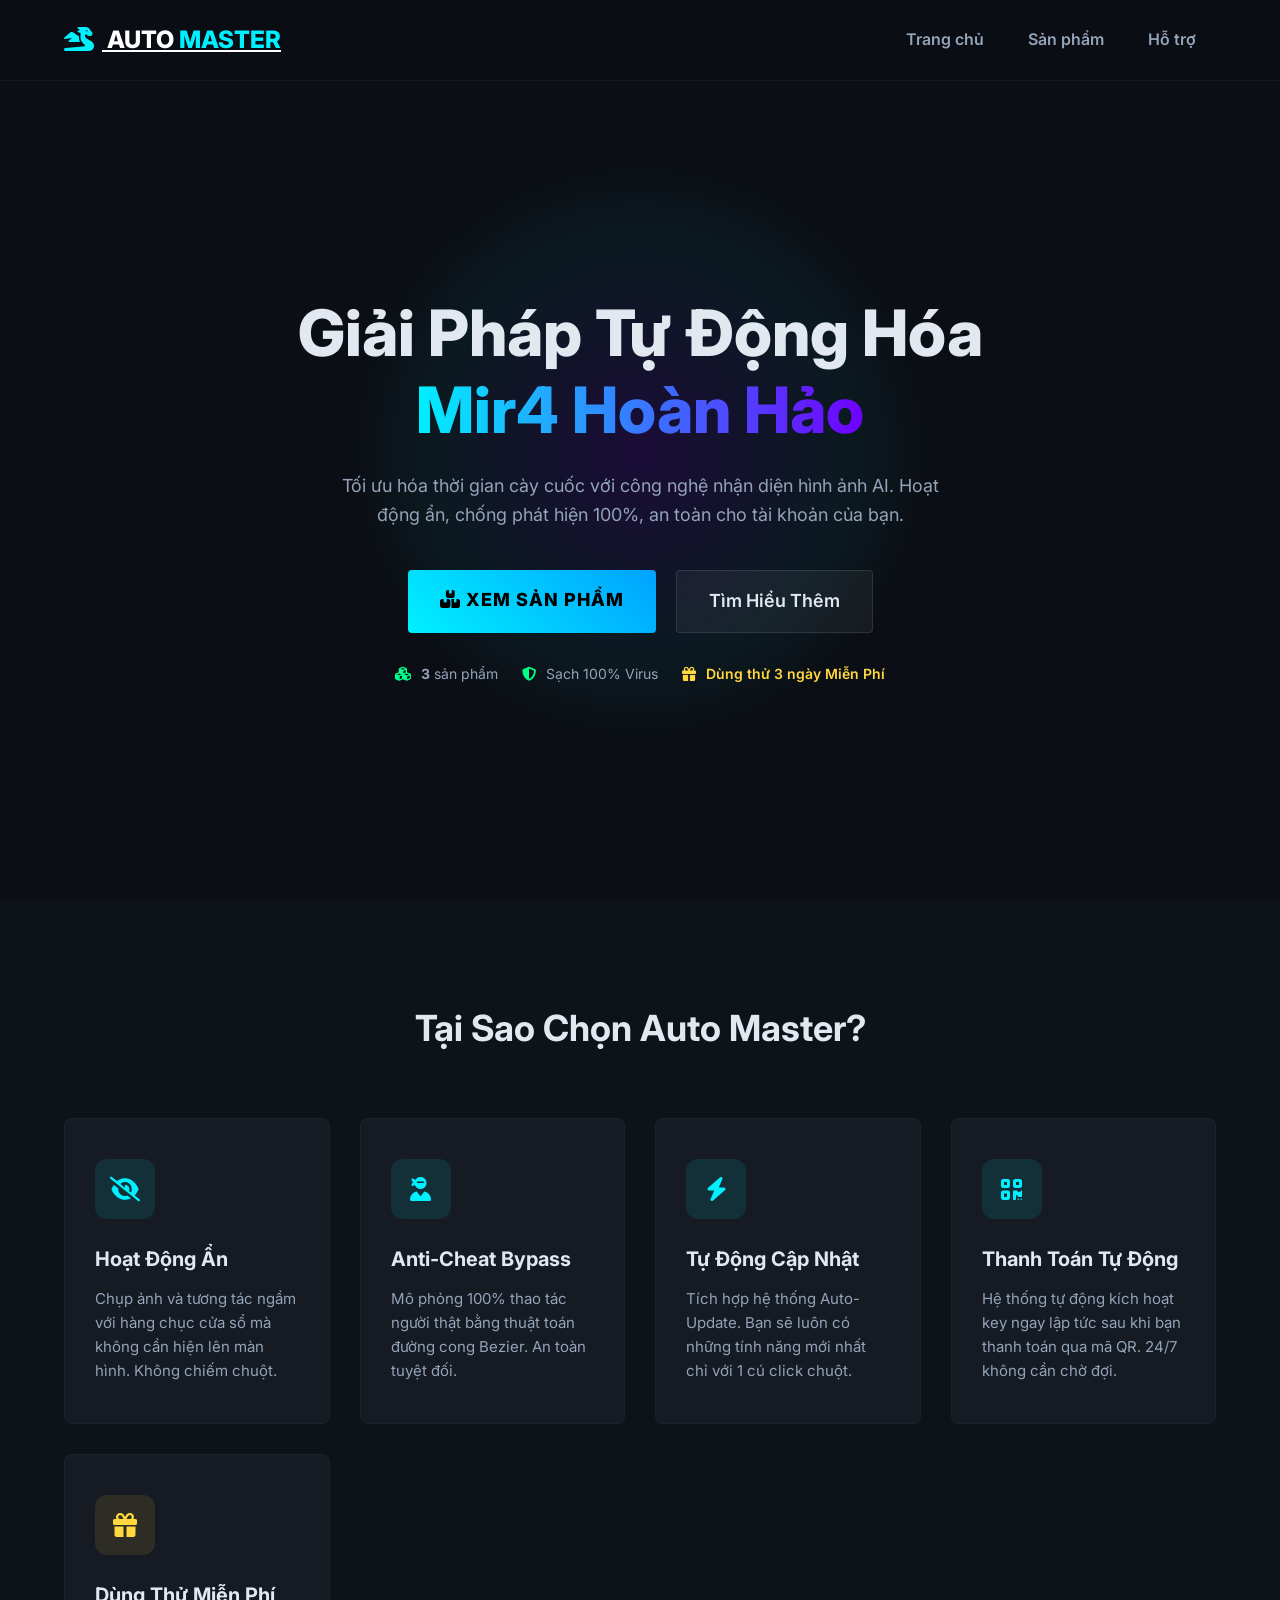
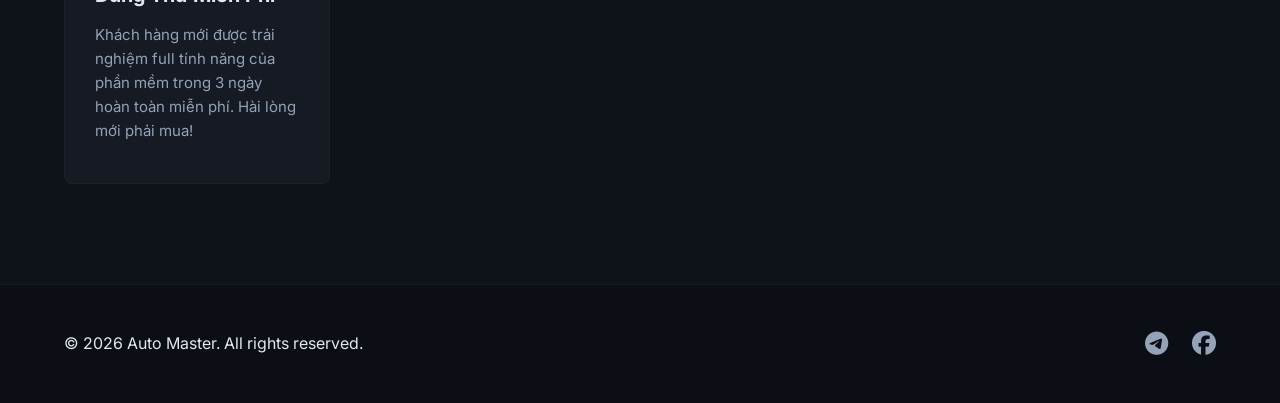
<file: index.html>
<!DOCTYPE html>
<html lang="vi">
<head>
    <meta charset="UTF-8">
    <meta name="viewport" content="width=device-width, initial-scale=1.0">
    <title>Auto Master | Tự Động Hóa Mir4 Đỉnh Cao</title>
    <link href="https://fonts.googleapis.com/css2?family=Inter:wght@400;600;800&display=swap" rel="stylesheet">
    <link rel="stylesheet" href="https://cdnjs.cloudflare.com/ajax/libs/font-awesome/6.4.0/css/all.min.css">
    <link rel="stylesheet" href="style.css">
</head>
<body>

    <!-- Header -->
    <header>
        <div class="container header-container">
            <a href="index.html" class="logo">
                <i class="fa-solid fa-dragon"></i> AUTO <span>MASTER</span>
            </a>
            <nav>
                <a href="index.html" class="active">Trang chủ</a>
                <a href="products.html">Sản phẩm</a>
                <a href="#contact">Hỗ trợ</a>
            </nav>
        </div>
    </header>

    <!-- Hero Section -->
    <section class="hero">
        <div class="container hero-content">
            <h1>Giải Pháp Tự Động Hóa <br><span class="gradient-text">Mir4 Hoàn Hảo</span></h1>
            <p>Tối ưu hóa thời gian cày cuốc với công nghệ nhận diện hình ảnh AI. Hoạt động ẩn, chống phát hiện 100%, an toàn cho tài khoản của bạn.</p>
            <div class="hero-buttons">
                <a href="products.html" class="btn-primary">
                    <i class="fa-solid fa-boxes-stacked"></i> XEM SẢN PHẨM
                </a>
                <a href="#features" class="btn-secondary">Tìm Hiểu Thêm</a>
            </div>
            <div class="version-info">
                <span><i class="fa-solid fa-cubes"></i> <strong id="product-count">...</strong> sản phẩm</span>
                <span><i class="fa-solid fa-shield-halved"></i> Sạch 100% Virus</span>
                <span class="highlight-badge"><i class="fa-solid fa-gift"></i> Dùng thử 3 ngày Miễn Phí</span>
            </div>
        </div>
        <div class="hero-glow"></div>
    </section>

    <!-- Features -->
    <section id="features" class="features">
        <div class="container">
            <h2 class="section-title">Tại Sao Chọn Auto Master?</h2>
            <div class="feature-grid">
                <div class="feature-card">
                    <div class="icon-wrapper"><i class="fa-solid fa-eye-slash"></i></div>
                    <h3>Hoạt Động Ẩn</h3>
                    <p>Chụp ảnh và tương tác ngầm với hàng chục cửa sổ mà không cần hiện lên màn hình. Không chiếm chuột.</p>
                </div>
                <div class="feature-card">
                    <div class="icon-wrapper"><i class="fa-solid fa-user-ninja"></i></div>
                    <h3>Anti-Cheat Bypass</h3>
                    <p>Mô phỏng 100% thao tác người thật bằng thuật toán đường cong Bezier. An toàn tuyệt đối.</p>
                </div>
                <div class="feature-card">
                    <div class="icon-wrapper"><i class="fa-solid fa-bolt"></i></div>
                    <h3>Tự Động Cập Nhật</h3>
                    <p>Tích hợp hệ thống Auto-Update. Bạn sẽ luôn có những tính năng mới nhất chỉ với 1 cú click chuột.</p>
                </div>
                <div class="feature-card">
                    <div class="icon-wrapper"><i class="fa-solid fa-qrcode"></i></div>
                    <h3>Thanh Toán Tự Động</h3>
                    <p>Hệ thống tự động kích hoạt key ngay lập tức sau khi bạn thanh toán qua mã QR. 24/7 không cần chờ đợi.</p>
                </div>
                <div class="feature-card">
                    <div class="icon-wrapper" style="color: #ffd93d; background: rgba(255, 217, 61, 0.1);"><i class="fa-solid fa-gift"></i></div>
                    <h3>Dùng Thử Miễn Phí</h3>
                    <p>Khách hàng mới được trải nghiệm full tính năng của phần mềm trong 3 ngày hoàn toàn miễn phí. Hài lòng mới phải mua!</p>
                </div>
            </div>
        </div>
    </section>

    <!-- Footer -->
    <footer id="contact">
        <div class="container">
            <p>&copy; 2026 Auto Master. All rights reserved.</p>
            <div class="socials">
                <a href="#"><i class="fa-brands fa-telegram"></i></a>
                <a href="#"><i class="fa-brands fa-facebook"></i></a>
            </div>
        </div>
    </footer>

    <script>
        fetch('version.json')
            .then(res => res.json())
            .then(data => {
                const count = Object.keys(data.products).length;
                document.getElementById('product-count').textContent = count;
            })
            .catch(() => {
                document.getElementById('product-count').textContent = '2';
            });
    </script>

</body>
</html>
</file>
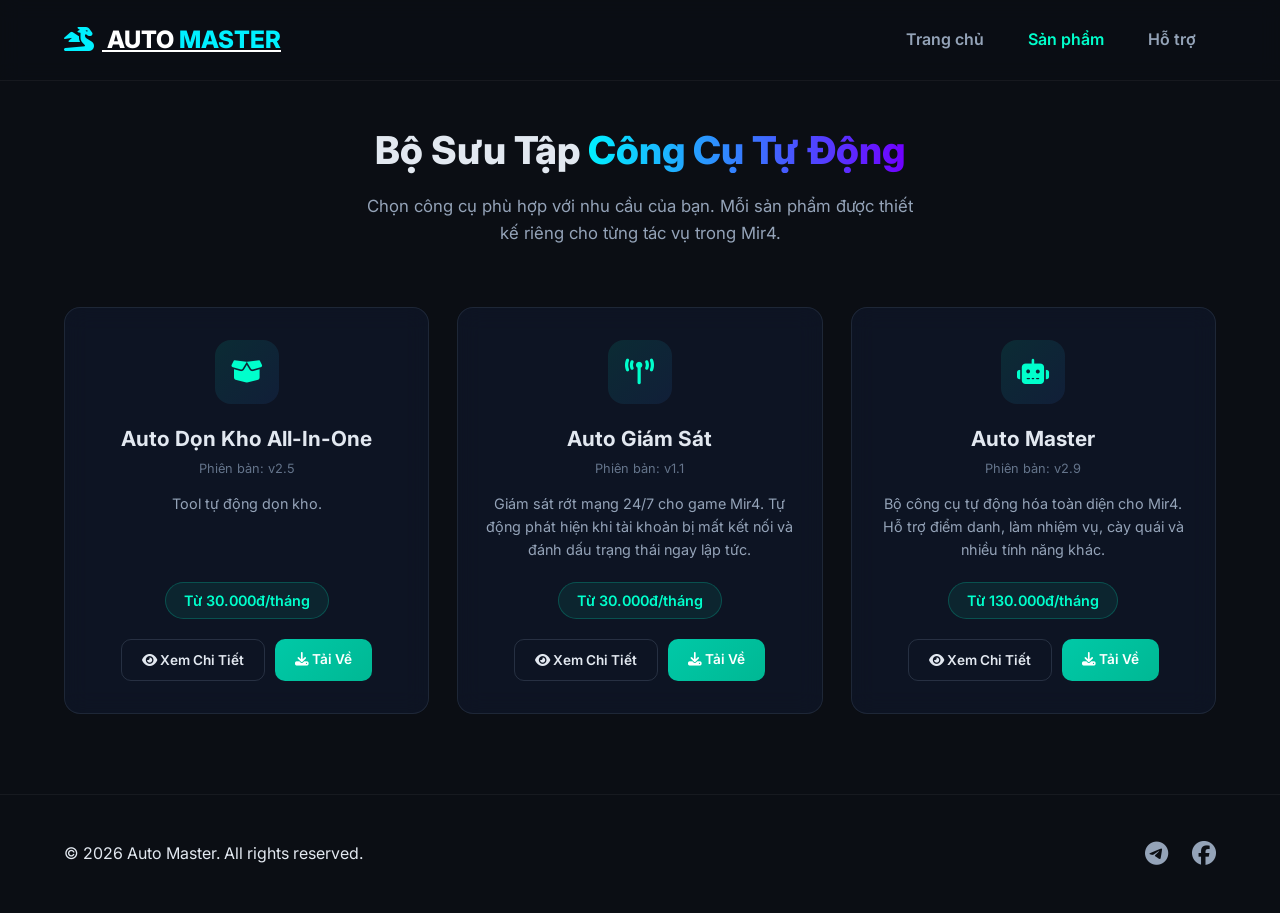
<file: products.html>
<!DOCTYPE html>
<html lang="vi">
<head>
    <meta charset="UTF-8">
    <meta name="viewport" content="width=device-width, initial-scale=1.0">
    <title>Auto Master | Sản Phẩm Tự Động Hóa Mir4</title>
    <link href="https://fonts.googleapis.com/css2?family=Inter:wght@400;500;600;700;800&display=swap" rel="stylesheet">
    <link rel="stylesheet" href="https://cdnjs.cloudflare.com/ajax/libs/font-awesome/6.4.0/css/all.min.css">
    <link rel="stylesheet" href="style.css">
    <link rel="stylesheet" href="products.css">
</head>
<body>

    <!-- Header -->
    <header>
        <div class="container header-container">
            <a href="index.html" class="logo">
                <i class="fa-solid fa-dragon"></i> AUTO <span>MASTER</span>
            </a>
            <nav>
                <a href="index.html">Trang chủ</a>
                <a href="products.html" class="active">Sản phẩm</a>
                <a href="index.html#contact">Hỗ trợ</a>
            </nav>
        </div>
    </header>

    <!-- Hero -->
    <section class="products-hero">
        <div class="container">
            <h1>Bộ Sưu Tập <span class="gradient-text">Công Cụ Tự Động</span></h1>
            <p>Chọn công cụ phù hợp với nhu cầu của bạn. Mỗi sản phẩm được thiết kế riêng cho từng tác vụ trong Mir4.</p>
        </div>
    </section>

    <!-- Products Grid -->
    <section class="products-section">
        <div class="container">
            <div id="products-grid" class="products-grid">
                <!-- JS sẽ render product cards ở đây -->
                <div class="loading-spinner">
                    <i class="fa-solid fa-spinner fa-spin"></i> Đang tải sản phẩm...
                </div>
            </div>
        </div>
    </section>

    <!-- Product Detail Modal -->
    <div id="product-modal" class="modal-overlay" style="display:none;">
        <div class="modal-content">
            <button class="modal-close" onclick="closeModal()">&times;</button>
            <div id="modal-body">
                <!-- JS sẽ render chi tiết ở đây -->
            </div>
        </div>
    </div>

    <!-- Footer -->
    <footer id="contact">
        <div class="container">
            <p>&copy; 2026 Auto Master. All rights reserved.</p>
            <div class="socials">
                <a href="#"><i class="fa-brands fa-telegram"></i></a>
                <a href="#"><i class="fa-brands fa-facebook"></i></a>
            </div>
        </div>
    </footer>

    <script>
        let productsData = {};

        // Fetch version.json và render trang (thêm cache buster để luôn lấy bản mới nhất)
        fetch('version.json?v=' + new Date().getTime())
            .then(res => res.json())
            .then(data => {
                productsData = data.products;
                renderProductCards(productsData);
            })
            .catch(err => {
                document.getElementById('products-grid').innerHTML = 
                    '<p style="text-align:center;color:#ff6b6b;">Không thể tải dữ liệu sản phẩm.</p>';
            });

        function renderProductCards(products) {
            const grid = document.getElementById('products-grid');
            grid.innerHTML = '';

            for (const [key, product] of Object.entries(products)) {
                const isComingSoon = product.coming_soon === true;
                const lowestPrice = product.pricing.monthly.price;
                
                const card = document.createElement('div');
                card.className = 'product-card' + (isComingSoon ? ' coming-soon' : '');
                
                card.innerHTML = `
                    <div class="card-glow"></div>
                    ${isComingSoon ? '<div class="badge-coming-soon">Sắp Ra Mắt</div>' : ''}
                    <div class="card-icon">
                        ${key === 'auto_giam_sat' ? '<i class="fa-solid fa-tower-broadcast"></i>' : 
                          key === 'auto_master' ? '<i class="fa-solid fa-robot"></i>' : 
                          key === 'auto_don_kho' ? '<i class="fa-solid fa-box-open"></i>' : 
                          '<i class="fa-solid fa-gear"></i>'}
                    </div>
                    <h3 class="card-title">${product.name}</h3>
                    <p class="card-version">Phiên bản: v${product.version}</p>
                    <p class="card-desc">${product.description}</p>
                    <div class="card-price">
                        ${isComingSoon ? '<span class="price-tag">Đang phát triển</span>' : 
                          `<span class="price-tag">Từ ${lowestPrice}/tháng</span>`}
                    </div>
                    <div class="card-actions">
                        ${isComingSoon ? 
                          `<button class="btn-detail" disabled>
                              <i class="fa-solid fa-clock"></i> Coming Soon
                          </button>` :
                          `<button class="btn-detail" onclick="openModal('${key}')">
                              <i class="fa-solid fa-eye"></i> Xem Chi Tiết
                          </button>
                          <a href="${product.download_url}" class="btn-download-card">
                              <i class="fa-solid fa-download"></i> Tải Về
                          </a>`}
                    </div>
                `;
                grid.appendChild(card);
            }
        }

        function openModal(productKey) {
            const product = productsData[productKey];
            if (!product) return;

            const modal = document.getElementById('product-modal');
            const body = document.getElementById('modal-body');

            const featuresHTML = product.features.map(f => 
                `<li><i class="fa-solid fa-check"></i> ${f}</li>`
            ).join('');

            const screenshotHTML = product.screenshot ? 
                `<div class="modal-screenshot">
                    <img src="${product.screenshot}" alt="${product.name}" />
                </div>` : '';

            let videoHTML = '';
            if (product.video_youtube_id) {
                videoHTML = `
                <div class="modal-section">
                    <h3><i class="fa-solid fa-play-circle"></i> Video Demo</h3>
                    <div class="modal-video" style="position: relative; padding-bottom: 56.25%; height: 0; overflow: hidden; max-width: 100%;">
                        <iframe src="https://www.youtube.com/embed/${product.video_youtube_id}?rel=0" 
                                style="position: absolute; top: 0; left: 0; width: 100%; height: 100%; border: 0;" 
                                allow="accelerometer; autoplay; clipboard-write; encrypted-media; gyroscope; picture-in-picture" allowfullscreen>
                        </iframe>
                    </div>
                </div>`;
            } else if (product.video) {
                videoHTML = `
                <div class="modal-section">
                    <h3><i class="fa-solid fa-play-circle"></i> Video Demo</h3>
                    <div class="modal-video">
                        <video controls preload="metadata" poster="${product.screenshot || ''}">
                            <source src="${product.video}" type="video/mp4">
                            Trình duyệt không hỗ trợ video.
                        </video>
                    </div>
                </div>`;
            }

            body.innerHTML = `
                <div class="modal-header">
                    <div class="modal-icon">
                        ${productKey === 'auto_giam_sat' ? '<i class="fa-solid fa-tower-broadcast"></i>' : 
                          productKey === 'auto_don_kho' ? '<i class="fa-solid fa-box-open"></i>' : 
                          '<i class="fa-solid fa-robot"></i>'}
                    </div>
                    <div>
                        <h2>${product.name}</h2>
                        <span class="modal-version">v${product.version} • ${product.changelog}</span>
                    </div>
                </div>

                ${screenshotHTML}

                ${videoHTML}

                <div class="modal-section">
                    <h3><i class="fa-solid fa-bolt"></i> Cơ Chế Hoạt Động</h3>
                    <p>${product.description}</p>
                </div>

                <div class="modal-section">
                    <h3><i class="fa-solid fa-star"></i> Tính Năng Nổi Bật</h3>
                    <ul class="features-list">${featuresHTML}</ul>
                </div>

                <div class="modal-section">
                    <h3><i class="fa-solid fa-tags"></i> Bảng Giá</h3>
                    <div class="pricing-grid">
                        ${renderPricingCards(product.pricing)}
                    </div>
                </div>

                <div class="modal-actions">
                    <a href="${product.download_url}" class="btn-download-modal">
                        <i class="fa-solid fa-cloud-arrow-down"></i> Tải Xuống Ngay
                    </a>
                </div>
            `;

            modal.style.display = 'flex';
            document.body.style.overflow = 'hidden';
        }

        function renderPricingCards(pricing) {
            const allPlans = [
                { key: 'monthly', icon: 'fa-calendar-day', label: '1 Tháng' },
                { key: 'quarterly', icon: 'fa-calendar-days', label: '3 Tháng' },
                { key: 'semi_annual', icon: 'fa-calendar-week', label: '6 Tháng' },
                { key: 'annual', icon: 'fa-calendar', label: '1 Năm' },
                { key: 'lifetime', icon: 'fa-infinity', label: 'Vĩnh viễn' }
            ];
            
            const plans = allPlans.filter(p => pricing[p.key]);
            
            return plans.map(plan => {
                const p = pricing[plan.key];
                const isPopular = (plan.key === 'semi_annual' && !pricing['quarterly']) || plan.key === 'quarterly';
                return `
                    <div class="pricing-card ${isPopular ? 'popular' : ''}">
                        ${isPopular ? '<div class="popular-badge">Phổ biến</div>' : ''}
                        ${p.badge ? `<div class="save-badge">${p.badge}</div>` : ''}
                        <div class="pricing-icon"><i class="fa-solid ${plan.icon}"></i></div>
                        <div class="pricing-duration">${p.duration}</div>
                        <div class="pricing-amount">${p.price}</div>
                    </div>
                `;
            }).join('');
        }

        function closeModal() {
            document.getElementById('product-modal').style.display = 'none';
            document.body.style.overflow = 'auto';
        }

        // Đóng modal khi click bên ngoài
        document.getElementById('product-modal').addEventListener('click', function(e) {
            if (e.target === this) closeModal();
        });

        // Đóng modal khi bấm ESC
        document.addEventListener('keydown', function(e) {
            if (e.key === 'Escape') closeModal();
        });
    </script>

</body>
</html>
</file>
<file: style.css>
:root {
    --bg-color: #0B0E14;
    --card-bg: #151A23;
    --text-primary: #E2E8F0;
    --text-secondary: #94A3B8;
    --accent-primary: #00F0FF;
    --accent-secondary: #7000FF;
}

* {
    margin: 0;
    padding: 0;
    box-sizing: border-box;
    font-family: 'Inter', sans-serif;
}

body {
    background-color: var(--bg-color);
    color: var(--text-primary);
    line-height: 1.6;
    overflow-x: hidden;
}

.container {
    max-width: 1200px;
    margin: 0 auto;
    padding: 0 24px;
}

/* Header */
header {
    background: rgba(11, 14, 20, 0.8);
    backdrop-filter: blur(10px);
    position: fixed;
    width: 100%;
    top: 0;
    z-index: 100;
    border-bottom: 1px solid rgba(255,255,255,0.05);
}

.header-container {
    display: flex;
    justify-content: space-between;
    align-items: center;
    height: 80px;
}

.logo {
    font-size: 24px;
    font-weight: 800;
    color: white;
}

.logo i {
    color: var(--accent-primary);
    margin-right: 8px;
}

.logo span {
    color: var(--accent-primary);
}

nav a {
    color: var(--text-secondary);
    text-decoration: none;
    margin: 0 20px;
    font-weight: 600;
    transition: color 0.3s;
}

nav a:hover {
    color: var(--text-primary);
}

.btn-primary-small {
    background: transparent;
    color: var(--accent-primary);
    text-decoration: none;
    padding: 10px 20px;
    border: 1px solid var(--accent-primary);
    border-radius: 4px;
    font-weight: 600;
    transition: all 0.3s;
}

.btn-primary-small:hover {
    background: var(--accent-primary);
    color: var(--bg-color);
    box-shadow: 0 0 15px rgba(0, 240, 255, 0.4);
}

/* Hero Section */
.hero {
    min-height: 100vh;
    display: flex;
    align-items: center;
    position: relative;
    padding-top: 80px;
}

.hero-content {
    position: relative;
    z-index: 10;
    max-width: 800px;
    text-align: center;
}

.hero h1 {
    font-size: 64px;
    font-weight: 800;
    line-height: 1.2;
    margin-bottom: 24px;
}

.gradient-text {
    background: linear-gradient(90deg, var(--accent-primary), var(--accent-secondary));
    -webkit-background-clip: text;
    -webkit-text-fill-color: transparent;
}

.hero p {
    font-size: 18px;
    color: var(--text-secondary);
    margin-bottom: 40px;
    max-width: 600px;
    margin-left: auto;
    margin-right: auto;
}

.hero-buttons {
    display: flex;
    justify-content: center;
    gap: 20px;
    margin-bottom: 30px;
}

.btn-primary {
    background: linear-gradient(45deg, var(--accent-primary), #00A3FF);
    color: #000;
    text-decoration: none;
    padding: 16px 32px;
    border-radius: 4px;
    font-weight: 800;
    font-size: 18px;
    transition: all 0.3s;
    text-transform: uppercase;
    letter-spacing: 1px;
}

.btn-primary:hover {
    transform: translateY(-2px);
    box-shadow: 0 10px 30px rgba(0, 240, 255, 0.3);
}

.btn-secondary {
    background: rgba(255, 255, 255, 0.05);
    color: var(--text-primary);
    text-decoration: none;
    padding: 16px 32px;
    border-radius: 4px;
    font-weight: 600;
    font-size: 18px;
    border: 1px solid rgba(255, 255, 255, 0.1);
    transition: all 0.3s;
}

.btn-secondary:hover {
    background: rgba(255, 255, 255, 0.1);
}

.version-info {
    display: flex;
    justify-content: center;
    gap: 24px;
    color: var(--text-secondary);
    font-size: 14px;
}

.version-info i {
    color: #00FF88;
    margin-right: 6px;
}

.highlight-badge {
    color: #ffd93d;
    font-weight: 600;
}

.highlight-badge i {
    color: #ffd93d;
}

.hero-glow {
    position: absolute;
    top: 50%;
    left: 50%;
    transform: translate(-50%, -50%);
    width: 600px;
    height: 600px;
    background: radial-gradient(circle, rgba(112,0,255,0.15) 0%, rgba(0,240,255,0.05) 50%, rgba(11,14,20,0) 70%);
    z-index: 1;
    pointer-events: none;
}

/* Features */
.features {
    padding: 100px 0;
    background: #0E1219;
}

.section-title {
    text-align: center;
    font-size: 36px;
    margin-bottom: 60px;
}

.feature-grid {
    display: grid;
    grid-template-columns: repeat(auto-fit, minmax(250px, 1fr));
    gap: 30px;
}

.feature-card {
    background: var(--card-bg);
    padding: 40px 30px;
    border-radius: 8px;
    border: 1px solid rgba(255,255,255,0.03);
    transition: transform 0.3s, border-color 0.3s;
}

.feature-card:hover {
    transform: translateY(-5px);
    border-color: rgba(0, 240, 255, 0.3);
}

.icon-wrapper {
    width: 60px;
    height: 60px;
    background: rgba(0, 240, 255, 0.1);
    border-radius: 12px;
    display: flex;
    align-items: center;
    justify-content: center;
    font-size: 24px;
    color: var(--accent-primary);
    margin-bottom: 24px;
}

.feature-card h3 {
    font-size: 20px;
    margin-bottom: 12px;
}

.feature-card p {
    color: var(--text-secondary);
    font-size: 15px;
}

/* Footer */
footer {
    padding: 40px 0;
    border-top: 1px solid rgba(255,255,255,0.05);
}

footer .container {
    display: flex;
    justify-content: space-between;
    align-items: center;
}

.socials a {
    color: var(--text-secondary);
    font-size: 24px;
    margin-left: 20px;
    transition: color 0.3s;
}

.socials a:hover {
    color: var(--text-primary);
}
</file>
<file: products.css>
/* ===== PRODUCTS PAGE ===== */

/* Hero */
.products-hero {
    padding: 120px 0 40px;
    text-align: center;
}
.products-hero h1 {
    font-size: 2.4rem;
    font-weight: 800;
    margin-bottom: 12px;
}
.products-hero p {
    color: #94a3b8;
    font-size: 1.05rem;
    max-width: 550px;
    margin: 0 auto;
}

/* Products Grid */
.products-section {
    padding: 20px 0 80px;
}
.products-grid {
    display: grid;
    grid-template-columns: repeat(auto-fill, minmax(320px, 1fr));
    gap: 28px;
}
.loading-spinner {
    grid-column: 1 / -1;
    text-align: center;
    color: #64748b;
    font-size: 1.1rem;
    padding: 60px 0;
}

/* Product Card */
.product-card {
    position: relative;
    background: rgba(15, 23, 42, 0.7);
    border: 1px solid rgba(100, 116, 139, 0.2);
    border-radius: 16px;
    padding: 32px 28px;
    text-align: center;
    transition: all 0.4s cubic-bezier(0.175, 0.885, 0.32, 1.275);
    overflow: hidden;
    backdrop-filter: blur(12px);
}
.product-card:hover {
    transform: translateY(-8px);
    border-color: rgba(0, 255, 204, 0.4);
    box-shadow: 0 20px 60px rgba(0, 255, 204, 0.08), 0 0 0 1px rgba(0, 255, 204, 0.15);
}
.product-card.coming-soon {
    opacity: 0.6;
    filter: grayscale(30%);
}
.product-card.coming-soon:hover {
    transform: translateY(-4px);
    border-color: rgba(100, 116, 139, 0.3);
    box-shadow: none;
}
.card-glow {
    position: absolute;
    top: -50%;
    left: -50%;
    width: 200%;
    height: 200%;
    background: radial-gradient(circle at center, rgba(0, 255, 204, 0.03), transparent 70%);
    pointer-events: none;
    opacity: 0;
    transition: opacity 0.4s;
}
.product-card:hover .card-glow {
    opacity: 1;
}
.badge-coming-soon {
    position: absolute;
    top: 16px;
    right: -30px;
    background: linear-gradient(135deg, #f59e0b, #d97706);
    color: #fff;
    font-size: 0.7rem;
    font-weight: 700;
    padding: 4px 40px;
    transform: rotate(45deg);
    text-transform: uppercase;
    letter-spacing: 1px;
}
.card-icon {
    width: 64px;
    height: 64px;
    margin: 0 auto 18px;
    border-radius: 16px;
    background: linear-gradient(135deg, rgba(0, 255, 204, 0.1), rgba(59, 130, 246, 0.1));
    display: flex;
    align-items: center;
    justify-content: center;
    font-size: 1.6rem;
    color: #00ffcc;
    transition: transform 0.3s;
}
.product-card:hover .card-icon {
    transform: scale(1.1) rotate(-5deg);
}
.card-title {
    font-size: 1.3rem;
    font-weight: 700;
    margin-bottom: 4px;
    color: #e2e8f0;
}
.card-version {
    font-size: 0.8rem;
    color: #64748b;
    margin-bottom: 12px;
}
.card-desc {
    color: #94a3b8;
    font-size: 0.9rem;
    line-height: 1.6;
    margin-bottom: 18px;
    min-height: 72px;
}
.card-price {
    margin-bottom: 20px;
}
.price-tag {
    display: inline-block;
    padding: 6px 18px;
    background: rgba(0, 255, 204, 0.08);
    border: 1px solid rgba(0, 255, 204, 0.2);
    border-radius: 20px;
    color: #00ffcc;
    font-size: 0.9rem;
    font-weight: 600;
}
.card-actions {
    display: flex;
    gap: 10px;
    justify-content: center;
}
.btn-detail {
    padding: 10px 20px;
    border: 1px solid rgba(100, 116, 139, 0.3);
    border-radius: 10px;
    background: transparent;
    color: #e2e8f0;
    font-size: 0.85rem;
    font-weight: 600;
    cursor: pointer;
    transition: all 0.3s;
    font-family: 'Inter', sans-serif;
}
.btn-detail:hover:not(:disabled) {
    border-color: #00ffcc;
    color: #00ffcc;
    background: rgba(0, 255, 204, 0.05);
}
.btn-detail:disabled {
    opacity: 0.5;
    cursor: not-allowed;
}
.btn-download-card {
    padding: 10px 20px;
    background: linear-gradient(135deg, #00c9a7, #00b894);
    border-radius: 10px;
    color: #fff;
    font-size: 0.85rem;
    font-weight: 600;
    text-decoration: none;
    transition: all 0.3s;
}
.btn-download-card:hover {
    transform: translateY(-2px);
    box-shadow: 0 6px 20px rgba(0, 200, 167, 0.3);
}

/* ===== MODAL ===== */
.modal-overlay {
    position: fixed;
    top: 0; left: 0; right: 0; bottom: 0;
    background: rgba(0, 0, 0, 0.75);
    backdrop-filter: blur(6px);
    z-index: 9999;
    display: flex;
    align-items: center;
    justify-content: center;
    padding: 20px;
    animation: fadeIn 0.3s ease;
}
@keyframes fadeIn {
    from { opacity: 0; }
    to { opacity: 1; }
}
.modal-content {
    position: relative;
    background: linear-gradient(160deg, #0f172a 0%, #1e293b 100%);
    border: 1px solid rgba(100, 116, 139, 0.25);
    border-radius: 20px;
    padding: 36px;
    max-width: 640px;
    width: 100%;
    max-height: 85vh;
    overflow-y: auto;
    animation: slideUp 0.35s cubic-bezier(0.175, 0.885, 0.32, 1.275);
    box-shadow: 0 30px 100px rgba(0, 0, 0, 0.5);
}
@keyframes slideUp {
    from { opacity: 0; transform: translateY(30px) scale(0.97); }
    to { opacity: 1; transform: translateY(0) scale(1); }
}
.modal-close {
    position: absolute;
    top: 16px;
    right: 20px;
    background: none;
    border: none;
    color: #64748b;
    font-size: 2rem;
    cursor: pointer;
    transition: color 0.2s;
    line-height: 1;
}
.modal-close:hover {
    color: #ff6b6b;
}
.modal-header {
    display: flex;
    align-items: center;
    gap: 16px;
    margin-bottom: 24px;
}
.modal-icon {
    width: 52px;
    height: 52px;
    border-radius: 14px;
    background: linear-gradient(135deg, rgba(0, 255, 204, 0.15), rgba(59, 130, 246, 0.15));
    display: flex;
    align-items: center;
    justify-content: center;
    font-size: 1.4rem;
    color: #00ffcc;
    flex-shrink: 0;
}
.modal-header h2 {
    font-size: 1.5rem;
    font-weight: 700;
    color: #e2e8f0;
    margin: 0;
}
.modal-version {
    font-size: 0.8rem;
    color: #64748b;
}
.modal-screenshot {
    margin-bottom: 24px;
    border-radius: 12px;
    overflow: hidden;
    border: 1px solid rgba(100, 116, 139, 0.2);
}
.modal-screenshot img {
    width: 100%;
    height: auto;
    display: block;
}
.modal-section {
    margin-bottom: 24px;
}
.modal-section h3 {
    font-size: 1rem;
    font-weight: 700;
    color: #e2e8f0;
    margin-bottom: 10px;
}
.modal-section h3 i {
    color: #00ffcc;
    margin-right: 8px;
}
.modal-section p {
    color: #94a3b8;
    font-size: 0.9rem;
    line-height: 1.7;
}
.features-list {
    list-style: none;
    padding: 0;
    margin: 0;
}
.features-list li {
    color: #cbd5e1;
    font-size: 0.9rem;
    padding: 6px 0;
    display: flex;
    align-items: center;
    gap: 10px;
}
.features-list li i {
    color: #00ffcc;
    font-size: 0.75rem;
    flex-shrink: 0;
}

/* Pricing Grid */
.pricing-grid {
    display: grid;
    grid-template-columns: repeat(3, 1fr);
    gap: 12px;
}
.pricing-card {
    position: relative;
    background: rgba(30, 41, 59, 0.6);
    border: 1px solid rgba(100, 116, 139, 0.2);
    border-radius: 12px;
    padding: 20px 14px;
    text-align: center;
    transition: all 0.3s;
}
.pricing-card:hover {
    border-color: rgba(0, 255, 204, 0.3);
    transform: translateY(-3px);
}
.pricing-card.popular {
    border-color: rgba(0, 255, 204, 0.4);
    background: rgba(0, 255, 204, 0.04);
    box-shadow: 0 0 30px rgba(0, 255, 204, 0.06);
}
.popular-badge {
    position: absolute;
    top: -10px;
    left: 50%;
    transform: translateX(-50%);
    background: linear-gradient(135deg, #00ffcc, #00c9a7);
    color: #0f172a;
    font-size: 0.65rem;
    font-weight: 700;
    padding: 3px 12px;
    border-radius: 10px;
    text-transform: uppercase;
    letter-spacing: 0.5px;
}
.save-badge {
    font-size: 0.65rem;
    color: #00ffcc;
    margin-bottom: 6px;
    font-weight: 600;
}
.pricing-icon {
    font-size: 1.2rem;
    color: #64748b;
    margin-bottom: 8px;
}
.pricing-card.popular .pricing-icon {
    color: #00ffcc;
}
.pricing-duration {
    font-size: 0.8rem;
    color: #94a3b8;
    margin-bottom: 6px;
}
.pricing-amount {
    font-size: 1.15rem;
    font-weight: 700;
    color: #e2e8f0;
}
.pricing-card.popular .pricing-amount {
    color: #00ffcc;
}

/* Modal Actions */
.modal-actions {
    text-align: center;
    margin-top: 28px;
}
.btn-download-modal {
    display: inline-block;
    padding: 14px 36px;
    background: linear-gradient(135deg, #00c9a7, #00b894);
    border-radius: 12px;
    color: #fff;
    font-size: 1rem;
    font-weight: 700;
    text-decoration: none;
    transition: all 0.3s;
    box-shadow: 0 4px 15px rgba(0, 200, 167, 0.2);
}
.btn-download-modal:hover {
    transform: translateY(-3px);
    box-shadow: 0 10px 30px rgba(0, 200, 167, 0.35);
}

/* Video Player */
.modal-video {
    border-radius: 12px;
    overflow: hidden;
    border: 1px solid rgba(100, 116, 139, 0.2);
    background: #000;
}
.modal-video video {
    width: 100%;
    height: auto;
    display: block;
    max-height: 360px;
    object-fit: contain;
}

/* Nav active */
nav a.active {
    color: #00ffcc;
}

/* Scrollbar Modal */
.modal-content::-webkit-scrollbar {
    width: 6px;
}
.modal-content::-webkit-scrollbar-track {
    background: transparent;
}
.modal-content::-webkit-scrollbar-thumb {
    background: rgba(100, 116, 139, 0.3);
    border-radius: 3px;
}

/* Responsive */
@media (max-width: 768px) {
    .products-hero h1 { font-size: 1.8rem; }
    .products-grid { grid-template-columns: 1fr; }
    .pricing-grid { grid-template-columns: 1fr; gap: 8px; }
    .modal-content { padding: 24px; margin: 10px; }
    .modal-header { flex-direction: column; text-align: center; }
}
</file>
